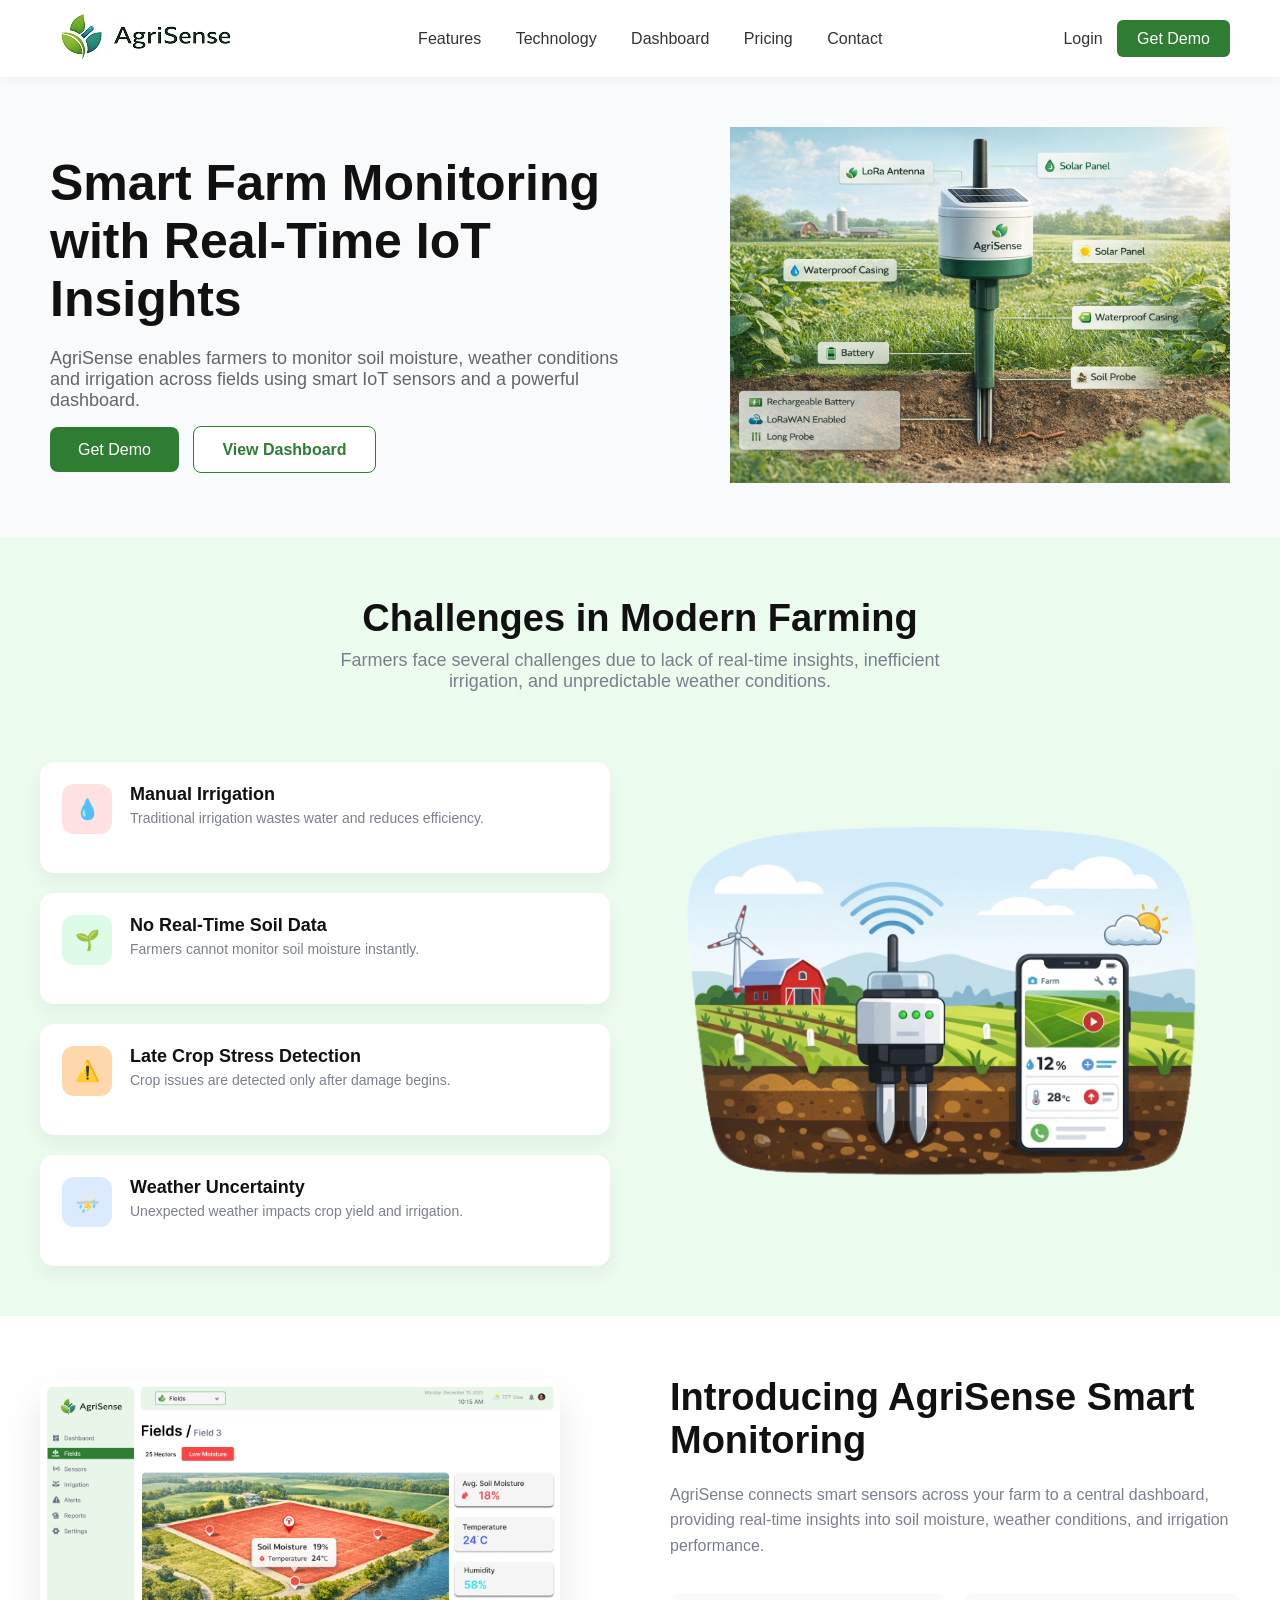
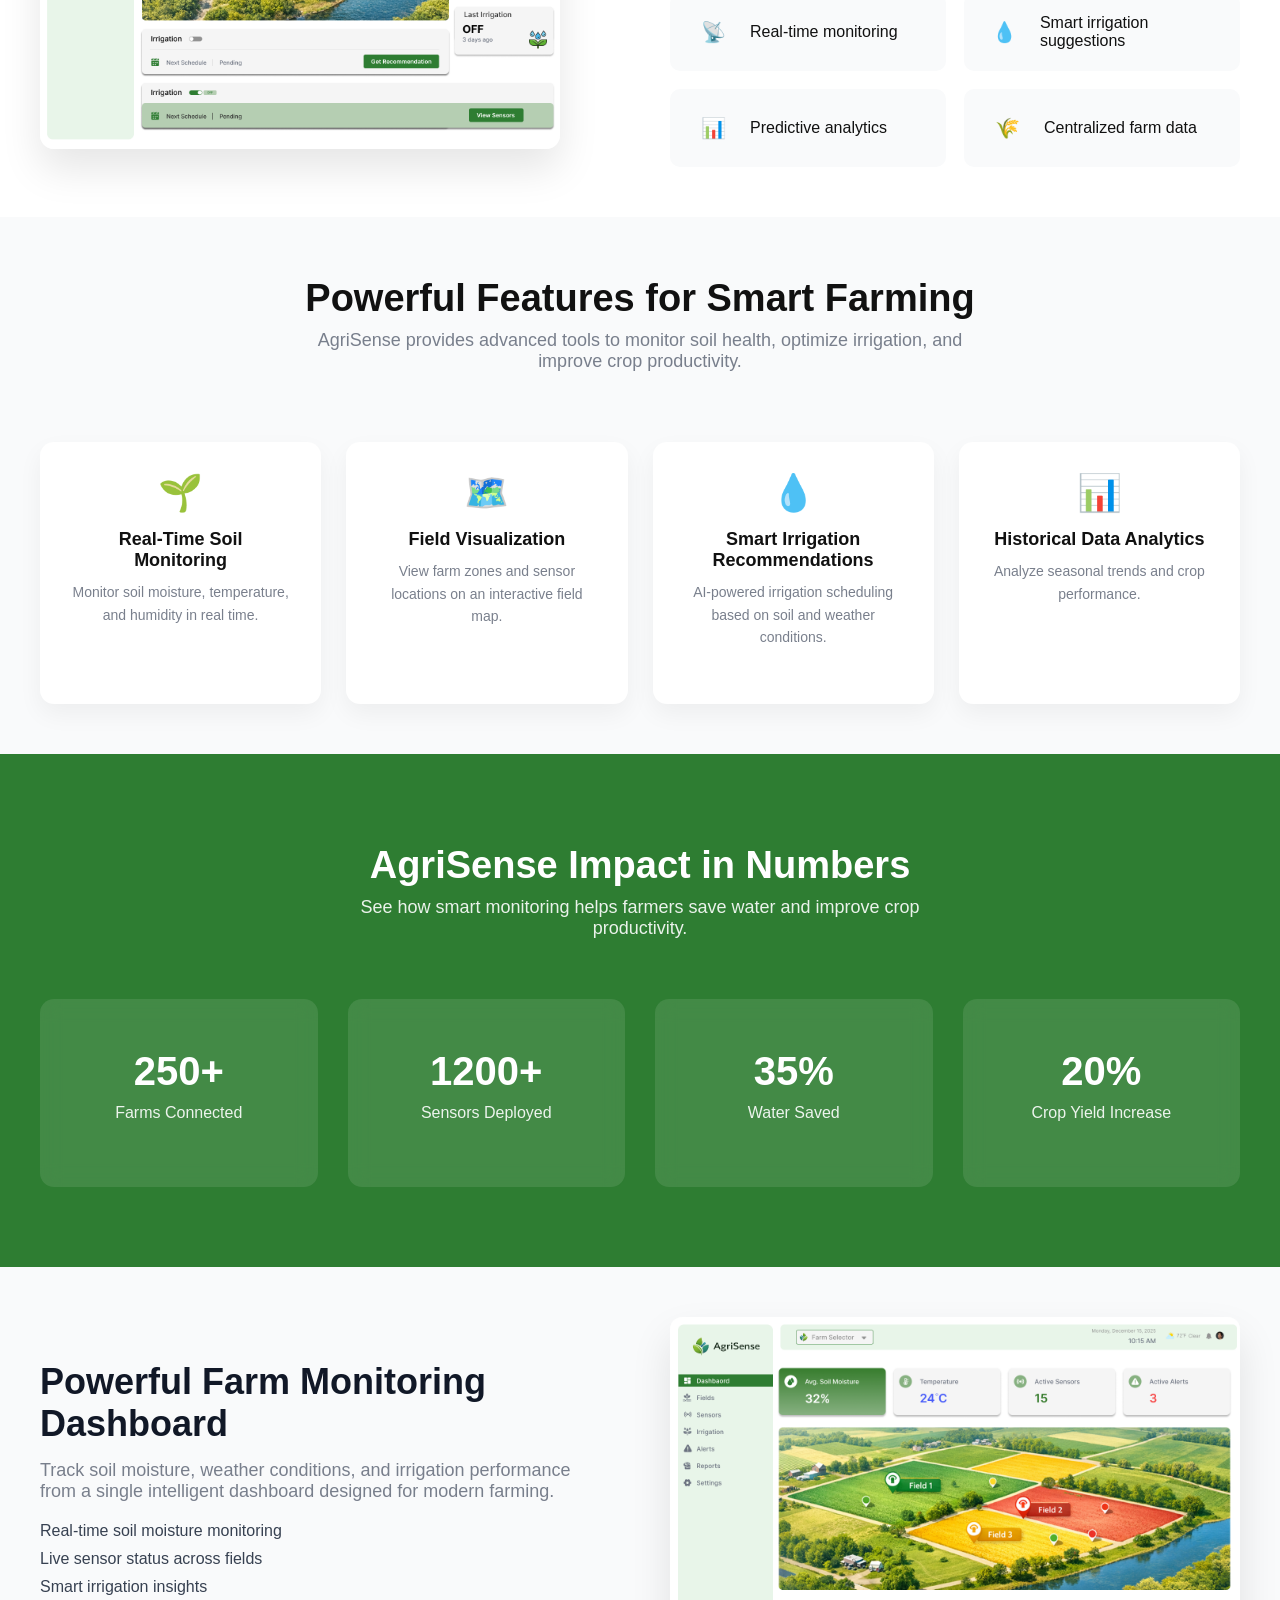
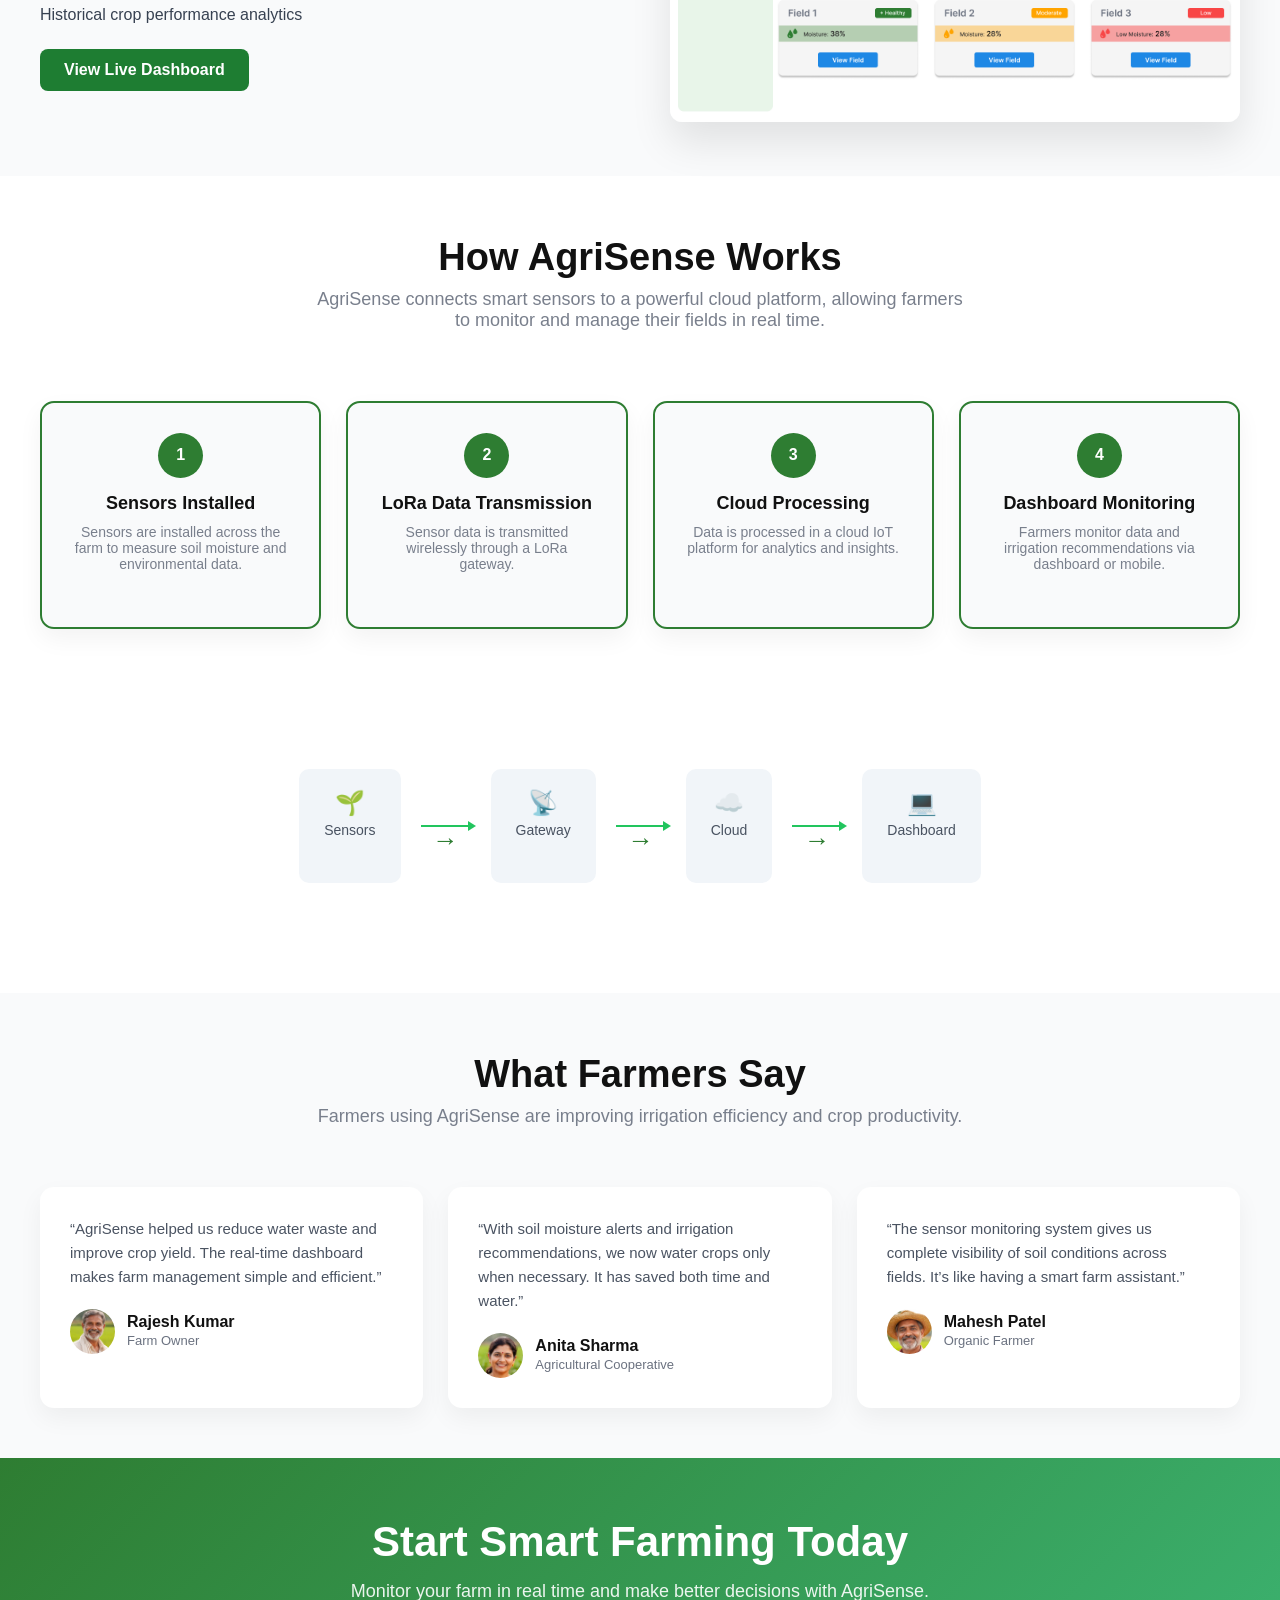
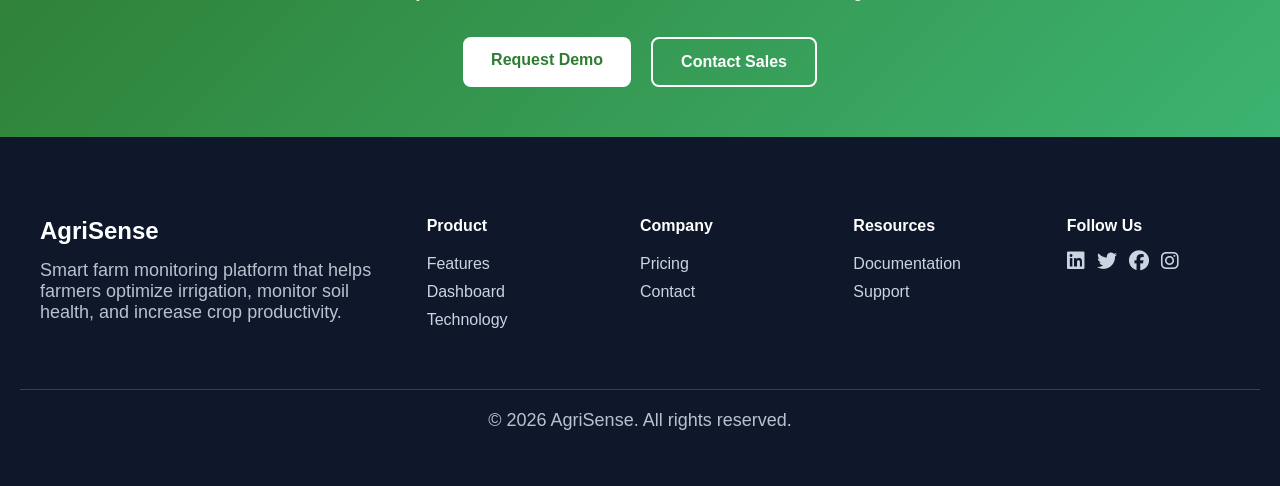
<file: index.html>
<!DOCTYPE html>
<html lang="en">

<head>
    <meta charset="UTF-8">
    <title>AgriSense</title>
    <link rel="stylesheet" href="assets/css/style.css">
    <link rel="stylesheet" href="https://cdnjs.cloudflare.com/ajax/libs/font-awesome/6.5.0/css/all.min.css">
</head>

<body>

    <!-- Navbar -->
    <header class="navbar">
        <div class="logo">
            <a href="/"><img src="assets/images/logo.png" alt=""></a>
        </div>
        <nav>
            <a href="#features">Features</a>
            <a href="technology.html">Technology</a>
            <a href="#dashboard">Dashboard</a>
            <a href="pricing.html">Pricing</a>
            <a href="contact.html">Contact</a>
        </nav>
        <div class="nav-btns">
            <a href="login.html" class="login">Login</a>
            <a href="javascript:void(0)" class="demo" onclick="openModal()">Get Demo</a>
        </div>
    </header>


    <!-- Hero -->
    <section class="hero">
        <div class="hero-left">
            <h1>Smart Farm Monitoring with Real-Time IoT Insights</h1>
            <p>
                AgriSense enables farmers to monitor soil moisture,
                weather conditions and irrigation across fields
                using smart IoT sensors and a powerful dashboard.
            </p>
            <div class="hero-buttons">
                <a href="javascript:void(0)" onclick="openModal()" class="primary">Get Demo</a>
                <a href="login.html" class="secondary">View Dashboard</a>
            </div>
        </div>
        <div class="hero-right">
            <img src="assets/images/Hardware-3d-model.png" alt="dashboard">
        </div>

    </section>
    <!-- problem challenges -->
    <section class="problem-section">
        <div class="container">
            <div class="section-header">
                <h2>Challenges in Modern Farming</h2>
                <p>
                    Farmers face several challenges due to lack of real-time insights,
                    inefficient irrigation, and unpredictable weather conditions.
                </p>
            </div>
            <div class="problem-grid">
                <!-- LEFT SIDE -->
                <div class="problem-cards">
                    <div class="problem-card">
                        <div class="icon red">💧</div>
                        <div>
                            <h3>Manual Irrigation</h3>
                            <p>Traditional irrigation wastes water and reduces efficiency.</p>
                        </div>
                    </div>
                    <div class="problem-card">
                        <div class="icon green">🌱</div>
                        <div>
                            <h3>No Real-Time Soil Data</h3>
                            <p>Farmers cannot monitor soil moisture instantly.</p>
                        </div>
                    </div>
                    <div class="problem-card">
                        <div class="icon orange">⚠️</div>
                        <div>
                            <h3>Late Crop Stress Detection</h3>
                            <p>Crop issues are detected only after damage begins.</p>
                        </div>
                    </div>
                    <div class="problem-card">
                        <div class="icon blue">⛈️</div>
                        <div>
                            <h3>Weather Uncertainty</h3>
                            <p>Unexpected weather impacts crop yield and irrigation.</p>
                        </div>
                    </div>
                </div>

                <!-- RIGHT SIDE IMAGE -->
                <div class="problem-image">
                    <img src="assets/images/farm-sensor.png" alt="Farm Sensor">
                </div>
            </div>

        </div>
    </section>
    <!-- solution section -->
    <section class="solution-section">
        <div class="container">
            <div class="solution-grid">
                <!-- LEFT CONTENT -->
                <div class="solution-image">
                    <img src="assets/images/Field-detail.png" alt="AgriSense Dashboard">
                </div>
                <!-- RIGHT IMAGE -->
                <div class="solution-content">
                    <h2>Introducing AgriSense Smart Monitoring</h2>
                    <p>
                        AgriSense connects smart sensors across your farm to a central dashboard,
                        providing real-time insights into soil moisture, weather conditions,
                        and irrigation performance.
                    </p>
                    <div class="solution-highlights">
                        <div class="highlight">
                            <span class="icon">📡</span>
                            Real-time monitoring
                        </div>
                        <div class="highlight">
                            <span class="icon">💧</span>
                            Smart irrigation suggestions
                        </div>
                        <div class="highlight">
                            <span class="icon">📊</span>
                            Predictive analytics
                        </div>

                        <div class="highlight">
                            <span class="icon">🌾</span>
                            Centralized farm data
                        </div>
                    </div>
                </div>
            </div>
        </div>
    </section>

    <!-- features -->
    <section class="features-section" id="features">
        <div class="container">
            <div class="section-header">
                <h2>Powerful Features for Smart Farming</h2>
                <p>
                    AgriSense provides advanced tools to monitor soil health,
                    optimize irrigation, and improve crop productivity.
                </p>
            </div>
            <div class="features-grid">
                <div class="feature-card">
                    <div class="feature-icon">🌱</div>
                    <h3>Real-Time Soil Monitoring</h3>
                    <p>
                        Monitor soil moisture, temperature, and humidity in real time.
                    </p>
                </div>
                <div class="feature-card">
                    <div class="feature-icon">🗺️</div>
                    <h3>Field Visualization</h3>
                    <p>
                        View farm zones and sensor locations on an interactive field map.
                    </p>
                </div>
                <div class="feature-card">
                    <div class="feature-icon">💧</div>
                    <h3>Smart Irrigation Recommendations</h3>
                    <p>
                        AI-powered irrigation scheduling based on soil and weather conditions.
                    </p>
                </div>
                <div class="feature-card">
                    <div class="feature-icon">📊</div>
                    <h3>Historical Data Analytics</h3>
                    <p>
                        Analyze seasonal trends and crop performance.
                    </p>
                </div>

            </div>

        </div>

    </section>

    <!-- Stats -->
    <section class="stats-section">
        <div class="container">
            <div class="stats-header">
                <h2>AgriSense Impact in Numbers</h2>
                <p>See how smart monitoring helps farmers save water and improve crop productivity.</p>
            </div>
            <div class="stats-grid">
                <div class="stat-card">
                    <h2>250+</h2>
                    <p>Farms Connected</p>
                </div>
                <div class="stat-card">
                    <h2>1200+</h2>
                    <p>Sensors Deployed</p>
                </div>
                <div class="stat-card">
                    <h2>35%</h2>
                    <p>Water Saved</p>
                </div>
                <div class="stat-card">
                    <h2>20%</h2>
                    <p>Crop Yield Increase</p>
                </div>
            </div>
        </div>
    </section>

    <!-- dashboaard perview -->
    <section class="dashboard-preview" id="dashboard">
        <div class="container">
            <div class="dashboard-content">
                <div class="dashboard-text">
                    <h2>Powerful Farm Monitoring Dashboard</h2>
                    <p>
                        Track soil moisture, weather conditions, and irrigation performance
                        from a single intelligent dashboard designed for modern farming.
                    </p>
                    <ul class="dashboard-features">
                        <li>Real-time soil moisture monitoring</li>
                        <li>Live sensor status across fields</li>
                        <li>Smart irrigation insights</li>
                        <li>Historical crop performance analytics</li>
                    </ul>
                    <a href="login.html" class="btn-demo">View Live Dashboard</a>
                </div>
                <div class="dashboard-image">
                    <img src="assets/images/Dashboard.png" alt="AgriSense Dashboard">
                </div>

            </div>

        </div>

    </section>

    <!-- how it works -->
    <section class="how-section">
        <div class="container">
            <div class="section-header">
                <h2>How AgriSense Works</h2>
                <p>
                    AgriSense connects smart sensors to a powerful cloud platform,
                    allowing farmers to monitor and manage their fields in real time.
                </p>
            </div>
            <!-- Steps -->
            <div class="steps-grid">
                <div class="step-card">
                    <div class="step-number">1</div>
                    <h3>Sensors Installed</h3>
                    <p>Sensors are installed across the farm to measure soil moisture and environmental data.</p>
                </div>
                <div class="step-card">
                    <div class="step-number">2</div>
                    <h3>LoRa Data Transmission</h3>
                    <p>Sensor data is transmitted wirelessly through a LoRa gateway.</p>
                </div>
                <div class="step-card">
                    <div class="step-number">3</div>
                    <h3>Cloud Processing</h3>
                    <p>Data is processed in a cloud IoT platform for analytics and insights.</p>
                </div>
                <div class="step-card">
                    <div class="step-number">4</div>
                    <h3>Dashboard Monitoring</h3>
                    <p>Farmers monitor data and irrigation recommendations via dashboard or mobile.</p>
                </div>
            </div>
            <!-- Architecture Flow -->
            <div class="architecture" style="background: none;">
                <div class="arch-item">
                    🌱
                    <p>Sensors</p>
                </div>
                <div class="arrow">→</div>

                <div class="arch-item">
                    📡
                    <p>Gateway</p>
                </div>
                <div class="arrow">→</div>
                <div class="arch-item">
                    ☁️
                    <p>Cloud</p>
                </div>
                <div class="arrow">→</div>
                <div class="arch-item">
                    💻
                    <p>Dashboard</p>
                </div>
            </div>
        </div>
    </section>

    <!-- Impact -->
    <!-- Testimonial -->
    <section class="testimonial-section">
        <div class="container">
            <div class="testimonial-header">
                <h2>What Farmers Say</h2>
                <p>Farmers using AgriSense are improving irrigation efficiency and crop productivity.</p>
            </div>
            <div class="testimonial-grid">
                <!-- Farmer 1 -->
                <div class="testimonial-card">
                    <p class="quote">
                        “AgriSense helped us reduce water waste and improve crop yield.
                        The real-time dashboard makes farm management simple and efficient.”
                    </p>

                    <div class="farmer-info">
                        <img src="assets/images/farmer-1.jpg" alt="Farmer">
                        <div>
                            <h4>Rajesh Kumar</h4>
                            <span>Farm Owner</span>
                        </div>
                    </div>
                </div>
                <!-- Farmer 2 -->
                <div class="testimonial-card">
                    <p class="quote">
                        “With soil moisture alerts and irrigation recommendations,
                        we now water crops only when necessary. It has saved both time and water.”
                    </p>

                    <div class="farmer-info">
                        <img src="assets/images/farmer-2.jpg" alt="Farmer">
                        <div>
                            <h4>Anita Sharma</h4>
                            <span>Agricultural Cooperative</span>
                        </div>
                    </div>
                </div>
                <!-- Farmer 3 -->
                <div class="testimonial-card">
                    <p class="quote">
                        “The sensor monitoring system gives us complete visibility
                        of soil conditions across fields. It’s like having a smart farm assistant.”
                    </p>
                    <div class="farmer-info">
                        <img src="assets/images/farmer-3.jpg" alt="Farmer">
                        <div>
                            <h4>Mahesh Patel</h4>
                            <span>Organic Farmer</span>
                        </div>
                    </div>
                </div>
            </div>
        </div>
    </section>


    <!-- CTA -->
    <section class="cta-section">
        <div class="cta-container">
            <h2>Start Smart Farming Today</h2>
            <p>
                Monitor your farm in real time and make better decisions with AgriSense.
            </p>
            <div class="cta-buttons">
                <a href="javascript:void(0)" onclick="openModal()" class="btn-primary">Request Demo</a>
                <a href="contact.html" class="btn-secondary">Contact Sales</a>
            </div>
        </div>
    </section>
    <!-- Footer -->
    <footer class="footer">

        <div class="footer-container">

            <!-- Logo + About -->
            <div class="footer-col">
                <h3 class="footer-logo">AgriSense</h3>
                <p>
                    Smart farm monitoring platform that helps farmers optimize irrigation,
                    monitor soil health, and increase crop productivity.
                </p>
            </div>

            <!-- Product -->
            <div class="footer-col">
                <h4>Product</h4>
                <ul>
                    <li><a href="#features">Features</a></li>
                    <li><a href="#dashboard">Dashboard</a></li>
                    <li><a href="technology.html">Technology</a></li>
                </ul>
            </div>

            <!-- Company -->
            <div class="footer-col">
                <h4>Company</h4>
                <ul>
                    <li><a href="pricing.html">Pricing</a></li>
                    <li><a href="contact.html">Contact</a></li>
                </ul>
            </div>

            <!-- Resources -->
            <div class="footer-col">
                <h4>Resources</h4>
                <ul>
                    <li><a href="/">Documentation</a></li>
                    <li><a href="contact.html">Support</a></li>
                </ul>
            </div>
            <!-- Social -->
            <div class="footer-col">
                <h4>Follow Us</h4>
                <div class="social-icons">
                    <a href="contact.html"><i class="fab fa-linkedin"></i></a>
                    <a href="contact.html"><i class="fab fa-twitter"></i></a>
                    <a href="contact.html"><i class="fab fa-facebook"></i></a>
                    <a href="contact.html"><i class="fab fa-instagram"></i></a>
                </div>
            </div>
        </div>

        <div class="footer-bottom">
            <p>© 2026 AgriSense. All rights reserved.</p>
        </div>

    </footer>
    <div class="modal" id="demoModal">

        <div class="modal-content" id="modalBox">

            <span class="close" onclick="closeModal()">&times;</span>

            <h2>Request a Demo</h2>
            <p>See how AgriSense can transform your farm.</p>

            <form id="demoForm">

                <input type="text" id="name" placeholder="Full Name" required>
                <input type="email" id="email" placeholder="Email Address" required>
                <input type="text" id="farm" maxlength="10" placeholder="Farm Size" required>

                <p class="error" id="formError"></p>

                <button type="submit">Submit Request</button>

            </form>

        </div>

    </div>
    <script>
        const modal = document.getElementById("demoModal");
        const form = document.getElementById("demoForm");
        const error = document.getElementById("formError");
        const box = document.getElementById("modalBox");

        function openModal() {
            document.getElementById("demoModal").style.display = "flex";
        }

        function closeModal() {
            document.getElementById("demoModal").style.display = "none";
        }

        /* close outside */
        window.onclick = function (e) {
            const modal = document.getElementById("demoModal");
            if (e.target === modal) {
                modal.style.display = "none";
            }
        }

        /* FORM VALIDATION */
        form.addEventListener("submit", function (e) {
            e.preventDefault();

            const name = document.getElementById("name").value;
            const email = document.getElementById("email").value;

            if (name === "" || email === "") {
                error.innerText = "Please fill all required fields";

                box.classList.add("shake");
                setTimeout(() => box.classList.remove("shake"), 300);
            } else {
                error.classList.add("success");
                error.innerText = "✅ Request submitted successfully!";

                form.reset();
            }
        });

        window.addEventListener("scroll", function () {
            const nav = document.querySelector(".navbar");

            if (window.scrollY > 50) {
                nav.style.background = "#ffffff";
            } else {
                nav.style.background = "#ffffff";
            }
        });
         document.getElementById("farm").addEventListener("input", function () {
            this.value = this.value.replace(/[^0-9]/g, "");
        });
    </script>

</body>

</html>
</file>
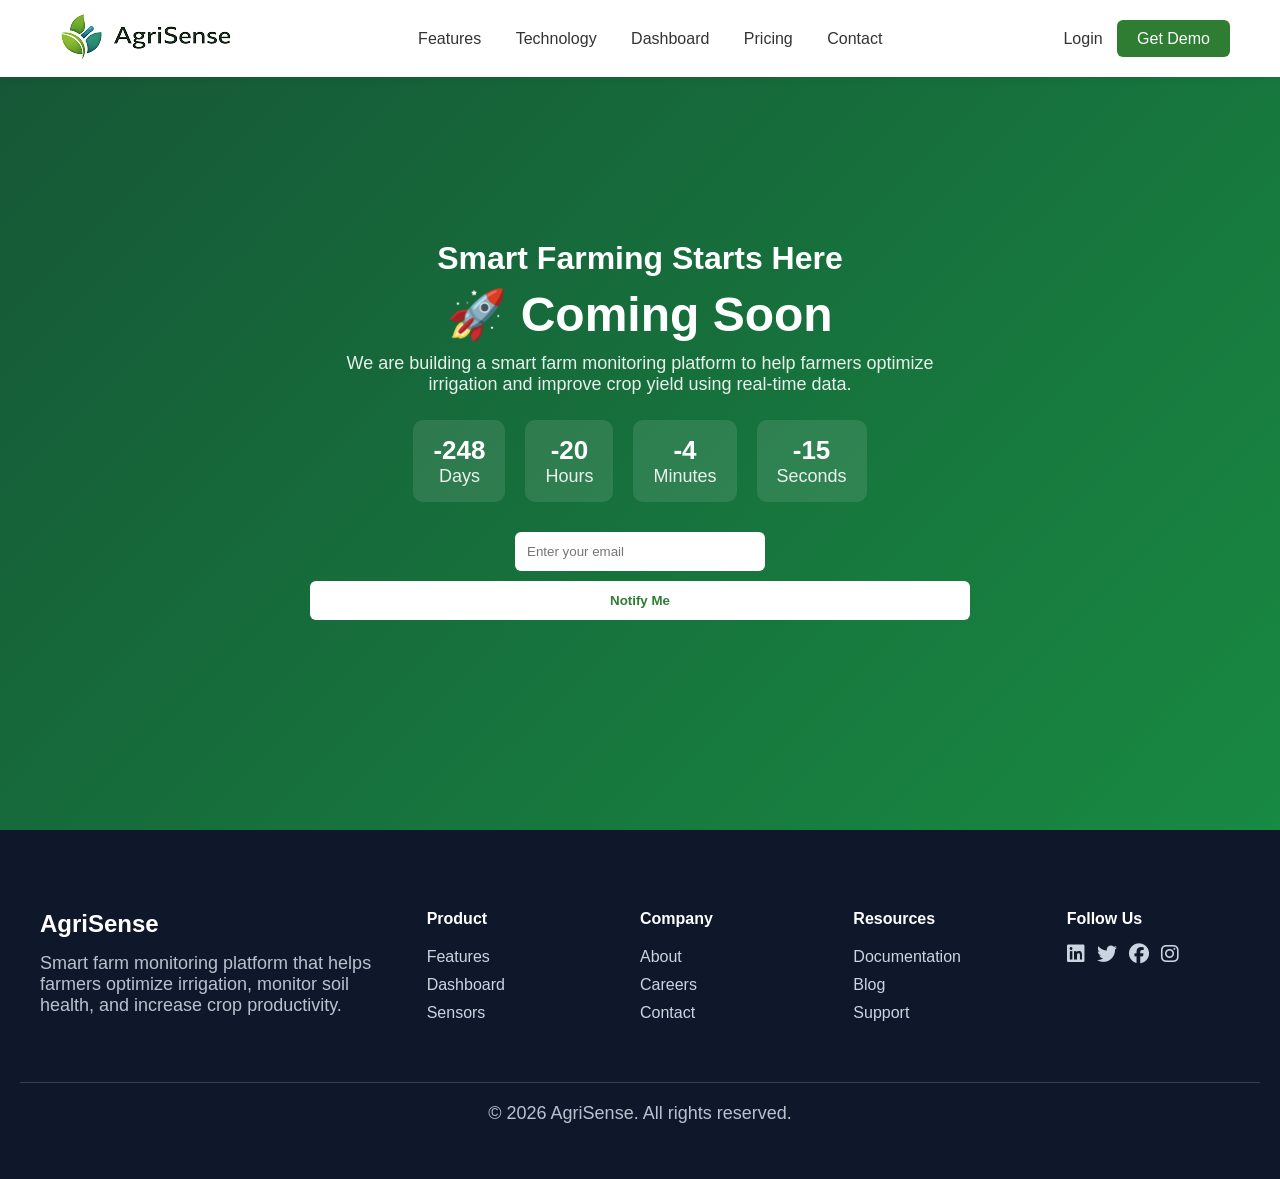
<file: comming-soon.html>
<!DOCTYPE html>
<html lang="en">

<head>
    <meta charset="UTF-8">
    <title>AgriSense</title>
    <link rel="stylesheet" href="assets/css/style.css">
    <link rel="stylesheet" href="https://cdnjs.cloudflare.com/ajax/libs/font-awesome/6.5.0/css/all.min.css">
</head>

<body>
    <!-- Navbar -->
    <header class="navbar">
        <div class="logo">
            <a href="/"><img src="assets/images/logo.png" alt=""></a>
        </div>
        <nav>
            <a href="index.html#features">Features</a>
            <a href="comming-soon.html">Technology</a>
            <a href="index.html#dashboard">Dashboard</a>
            <a href="comming-soon.html">Pricing</a>
            <a href="comming-soon.html">Contact</a>
        </nav>
        <div class="nav-btns">
            <a href="javascript:void(0)" class="login">Login</a>
            <a href="javascript:void(0)" class="demo">Get Demo</a>
        </div>
    </header>

    <!-- comming soon section -->
    <section class="coming-soon">

        <div class="overlay"></div>

        <div class="content">

            <h1>Smart Farming Starts Here</h1>

            <h2>🚀 Coming Soon</h2>

            <p>
                We are building a smart farm monitoring platform to help farmers
                optimize irrigation and improve crop yield using real-time data.
            </p>

            <div class="countdown">
                <div><span id="days">00</span>
                    <p>Days</p>
                </div>
                <div><span id="hours">00</span>
                    <p>Hours</p>
                </div>
                <div><span id="minutes">00</span>
                    <p>Minutes</p>
                </div>
                <div><span id="seconds">00</span>
                    <p>Seconds</p>
                </div>
            </div>

            <form class="subscribe">
                <input type="email" placeholder="Enter your email" required>
                <button>Notify Me</button>
            </form>

        </div>

    </section>
    <footer class="footer">

        <div class="footer-container">

            <!-- Logo + About -->
            <div class="footer-col">
                <h3 class="footer-logo">AgriSense</h3>
                <p>
                    Smart farm monitoring platform that helps farmers optimize irrigation,
                    monitor soil health, and increase crop productivity.
                </p>
            </div>

            <!-- Product -->
            <div class="footer-col">
                <h4>Product</h4>
                <ul>
                    <li><a href="#features">Features</a></li>
                    <li><a href="#dashboard">Dashboard</a></li>
                    <li><a href="comming-soon.html">Sensors</a></li>
                </ul>
            </div>

            <!-- Company -->
            <div class="footer-col">
                <h4>Company</h4>
                <ul>
                    <li><a href="comming-soon.html">About</a></li>
                    <li><a href="comming-soon.html">Careers</a></li>
                    <li><a href="comming-soon.html">Contact</a></li>
                </ul>
            </div>

            <!-- Resources -->
            <div class="footer-col">
                <h4>Resources</h4>
                <ul>
                    <li><a href="comming-soon.html">Documentation</a></li>
                    <li><a href="comming-soon.html">Blog</a></li>
                    <li><a href="comming-soon.html">Support</a></li>
                </ul>
            </div>
            <!-- Social -->
            <div class="footer-col">
                <h4>Follow Us</h4>
                <div class="social-icons">
                    <a href="#"><i class="fab fa-linkedin"></i></a>
                    <a href="#"><i class="fab fa-twitter"></i></a>
                    <a href="#"><i class="fab fa-facebook"></i></a>
                    <a href="#"><i class="fab fa-instagram"></i></a>
                </div>
            </div>
        </div>

        <div class="footer-bottom">
            <p>© 2026 AgriSense. All rights reserved.</p>
        </div>

    </footer>
    <script>
        const launchDate = new Date("2026-04-01T00:00:00").getTime();

        const timer = setInterval(() => {

            const now = new Date().getTime();
            const distance = launchDate - now;

            const days = Math.floor(distance / (1000 * 60 * 60 * 24));
            const hours = Math.floor((distance % (1000 * 60 * 60 * 24)) / (1000 * 60 * 60));
            const minutes = Math.floor((distance % (1000 * 60 * 60)) / (1000 * 60));
            const seconds = Math.floor((distance % (1000 * 60)) / 1000);

            document.getElementById("days").innerText = days;
            document.getElementById("hours").innerText = hours;
            document.getElementById("minutes").innerText = minutes;
            document.getElementById("seconds").innerText = seconds;

        }, 1000);
    </script>
</body>

</html>
</file>
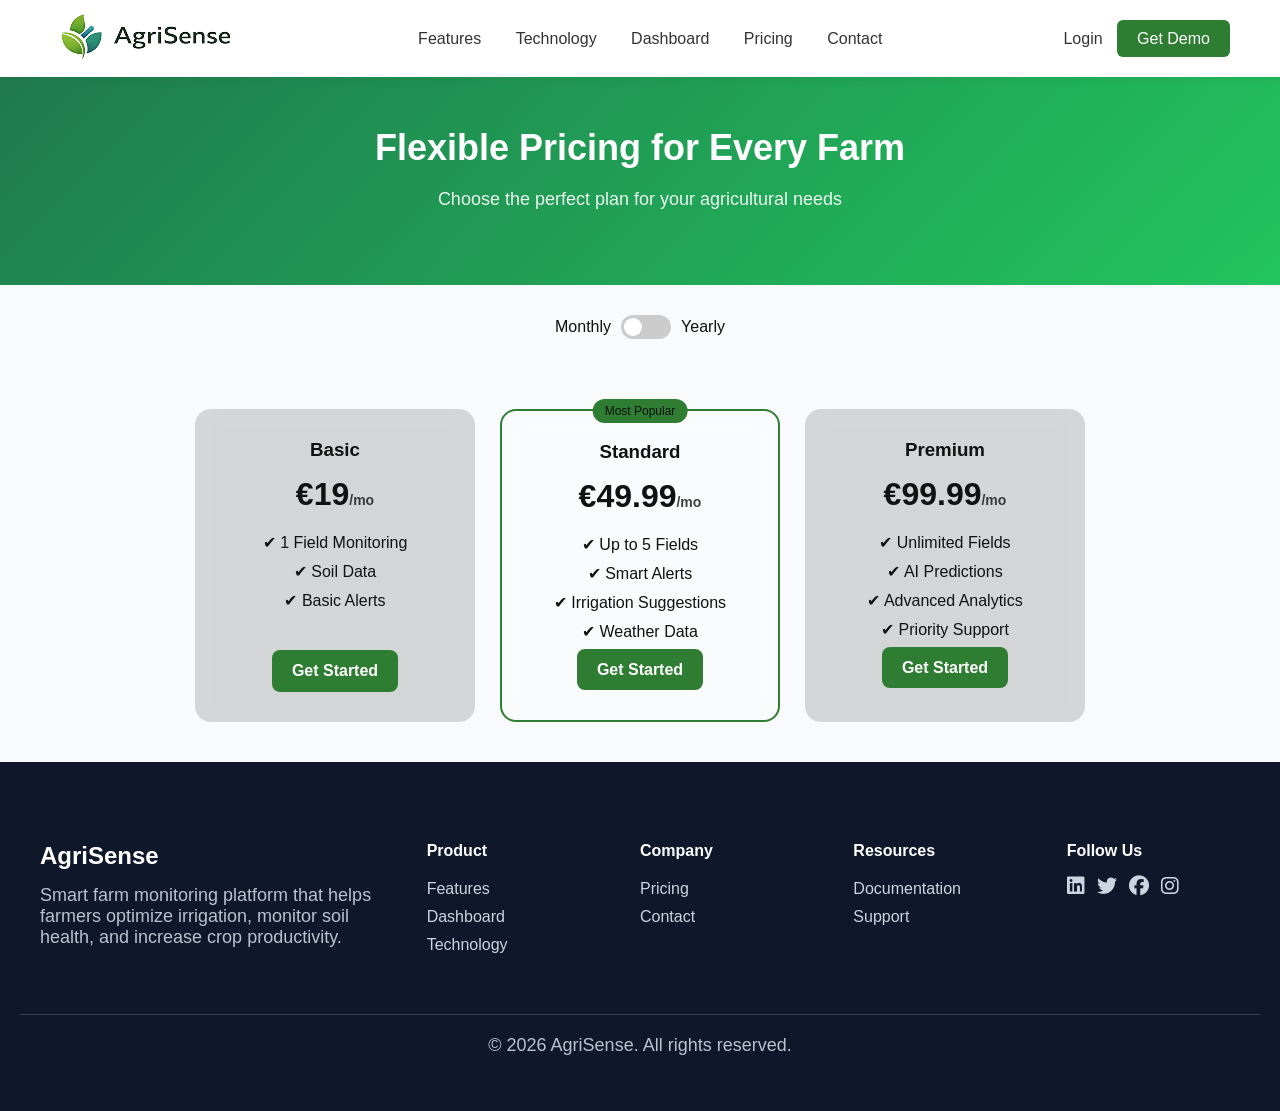
<file: pricing.html>
<!DOCTYPE html>
<html lang="en">

<head>
    <meta charset="UTF-8">
    <title>AgriSense</title>
    <link rel="stylesheet" href="assets/css/style.css">
    <link rel="stylesheet" href="https://cdnjs.cloudflare.com/ajax/libs/font-awesome/6.5.0/css/all.min.css">
</head>

<body>

    <!-- Navbar -->
    <header class="navbar">
        <div class="logo">
            <a href="/"><img src="assets/images/logo.png" alt=""></a>
        </div>
        <nav>
            <a href="/#features">Features</a>
            <a href="technology.html">Technology</a>
            <a href="/#dashboard">Dashboard</a>
            <a href="pricing.html">Pricing</a>
            <a href="contact.html">Contact</a>
        </nav>
        <div class="nav-btns">
            <a href="login.html" class="login">Login</a>
            <a href="javascript:void(0)" class="demo" onclick="openModal()">Get Demo</a>
        </div>
    </header>


    <section class="banner">
        <h1>Flexible Pricing for Every Farm</h1>
        <p>Choose the perfect plan for your agricultural needs</p>
    </section>

    <!-- TOGGLE -->
    <div class="toggle">
        <span>Monthly</span>
        <label class="switch">
            <input type="checkbox" id="pricingToggle">
            <span class="slider"></span>
        </label>
        <span>Yearly</span>
    </div>

    <!-- PRICING -->
    <section class="pricing">

        <div class="card">
            <h3>Basic</h3>
            <h2 class="price" data-month="19.99" data-year="199">€19<span>/mo</span></h2>

            <ul>
                <li>✔ 1 Field Monitoring</li>
                <li>✔ Soil Data</li>
                <li>✔ Basic Alerts</li>
            </ul>

            <a href="contact.html" style="margin-top: 20px; display: inline-block;">Get Started</a>
        </div>

        <div class="card popular">
            <div class="badge">Most Popular</div>
            <h3>Standard</h3>
            <h2 class="price" data-month="49.99" data-year="499">€49.99<span>/mo</span></h2>

            <ul>
                <li>✔ Up to 5 Fields</li>
                <li>✔ Smart Alerts</li>
                <li>✔ Irrigation Suggestions</li>
                <li>✔ Weather Data</li>
            </ul>

            <a href="contact.html">Get Started</a>
        </div>

        <div class="card">
            <h3>Premium</h3>
            <h2 class="price" data-month="99.99" data-year="999">€99.99<span>/mo</span></h2>

            <ul>
                <li>✔ Unlimited Fields</li>
                <li>✔ AI Predictions</li>
                <li>✔ Advanced Analytics</li>
                <li>✔ Priority Support</li>
            </ul>

            <a href="contact.html">Get Started</a>
        </div>

    </section>
    <!-- Footer -->
    <footer class="footer">

        <div class="footer-container">

            <!-- Logo + About -->
            <div class="footer-col">
                <h3 class="footer-logo">AgriSense</h3>
                <p>
                    Smart farm monitoring platform that helps farmers optimize irrigation,
                    monitor soil health, and increase crop productivity.
                </p>
            </div>

            <!-- Product -->
            <div class="footer-col">
                <h4>Product</h4>
                <ul>
                    <li><a href="/#features">Features</a></li>
                    <li><a href="/#dashboard">Dashboard</a></li>
                    <li><a href="technology.html">Technology</a></li>
                </ul>
            </div>

            <!-- Company -->
            <div class="footer-col">
                <h4>Company</h4>
                <ul>
                    <li><a href="pricing.html">Pricing</a></li>
                    <!-- <li><a href="comming-soon.html">Careers</a></li> -->
                    <li><a href="contact.html">Contact</a></li>
                </ul>
            </div>

            <!-- Resources -->
            <div class="footer-col">
                <h4>Resources</h4>
                <ul>
                    <li><a href="/">Documentation</a></li>
                    <!-- <li><a href="comming-soon.html">Blog</a></li> -->
                    <li><a href="contact.html">Support</a></li>
                </ul>
            </div>
            <!-- Social -->
            <div class="footer-col">
                <h4>Follow Us</h4>
                <div class="social-icons">
                    <a href="contact.html"><i class="fab fa-linkedin"></i></a>
                    <a href="contact.html"><i class="fab fa-twitter"></i></a>
                    <a href="contact.html"><i class="fab fa-facebook"></i></a>
                    <a href="contact.html"><i class="fab fa-instagram"></i></a>
                </div>
            </div>
        </div>

        <div class="footer-bottom">
            <p>© 2026 AgriSense. All rights reserved.</p>
        </div>

    </footer>
    <div class="modal" id="demoModal">

        <div class="modal-content" id="modalBox">

            <span class="close" onclick="closeModal()">&times;</span>

            <h2>Request a Demo</h2>
            <p>See how AgriSense can transform your farm.</p>

            <form id="demoForm">

                <input type="text" id="name" placeholder="Full Name" required>
                <input type="email" id="email" placeholder="Email Address" required>
                <input type="text" id="farm" maxlength="10" placeholder="Farm Size" required>

                <p class="error" id="formError"></p>

                <button type="submit">Submit Request</button>

            </form>

        </div>

    </div>
    <script>
        const toggle = document.getElementById("pricingToggle");
        const prices = document.querySelectorAll(".price");

        toggle.addEventListener("change", () => {
            prices.forEach(price => {
                const monthly = price.getAttribute("data-month");
                const yearly = price.getAttribute("data-year");

                if (toggle.checked) {
                    price.innerHTML = `€${yearly}<span>/yr</span>`;
                } else {
                    price.innerHTML = `€${monthly}<span>/mo</span>`;
                }
            });
        });

        const modal = document.getElementById("demoModal");
        const form = document.getElementById("demoForm");
        const error = document.getElementById("formError");
        const box = document.getElementById("modalBox");

        function openModal() {
            document.getElementById("demoModal").style.display = "flex";
        }

        function closeModal() {
            document.getElementById("demoModal").style.display = "none";
        }

        /* close outside */
        window.onclick = function (e) {
            const modal = document.getElementById("demoModal");
            if (e.target === modal) {
                modal.style.display = "none";
            }
        }

        /* FORM VALIDATION */
        form.addEventListener("submit", function (e) {
            e.preventDefault();

            const name = document.getElementById("name").value;
            const email = document.getElementById("email").value;

            if (name === "" || email === "") {
                error.innerText = "Please fill all required fields";

                box.classList.add("shake");
                setTimeout(() => box.classList.remove("shake"), 300);
            } else {
                error.classList.add("success");
                error.innerText = "✅ Request submitted successfully!";

                form.reset();
            }
        });
        document.getElementById("farm").addEventListener("input", function () {
            this.value = this.value.replace(/[^0-9]/g, "");
        });
    </script>
</body>

</html>
</file>
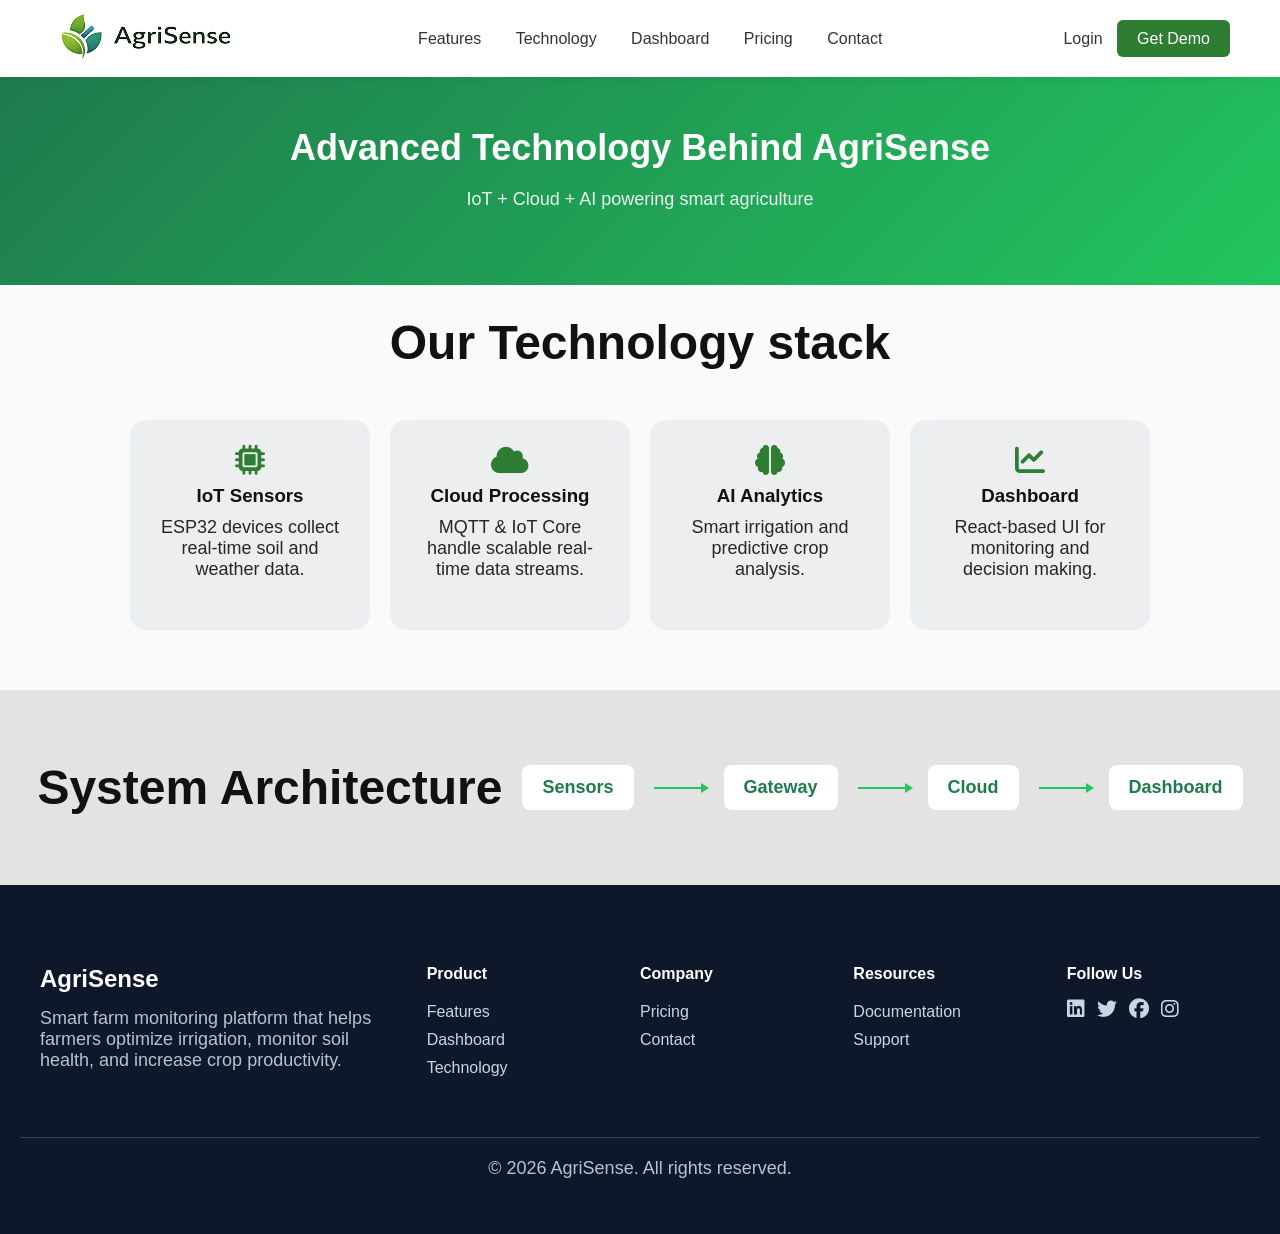
<file: technology.html>
<!DOCTYPE html>
<html lang="en">

<head>
    <meta charset="UTF-8">
    <title>AgriSense</title>
    <link rel="stylesheet" href="assets/css/style.css">
    <link rel="stylesheet" href="https://cdnjs.cloudflare.com/ajax/libs/font-awesome/6.5.0/css/all.min.css">
</head>

<body>

    <!-- Navbar -->
    <header class="navbar">
        <div class="logo">
            <a href="/"><img src="assets/images/logo.png" alt=""></a>
        </div>
        <nav>
            <a href="/#features">Features</a>
            <a href="technology.html">Technology</a>
            <a href="/#dashboard">Dashboard</a>
            <a href="pricing.html">Pricing</a>
            <a href="contact.html">Contact</a>
        </nav>
        <div class="nav-btns">
            <a href="login.html" class="login">Login</a>
            <a href="javascript:void(0)" class="demo" onclick="openModal()">Get Demo</a>
        </div>
    </header>


    <!-- Hero -->
    <!-- Hero -->
    <section class="banner">
        <h1>Advanced Technology Behind AgriSense</h1>
        <p>IoT + Cloud + AI powering smart agriculture</p>
    </section>

    <!-- GLASS CARDS -->
    <section class="tech">
        <h2>Our Technology stack</h2>
        <div class="gird">
            <div class="card">
                <i class="fas fa-microchip"></i>
                <h3>IoT Sensors</h3>
                <p>ESP32 devices collect real-time soil and weather data.</p>
            </div>

            <div class="card">
                <i class="fas fa-cloud"></i>
                <h3>Cloud Processing</h3>
                <p>MQTT & IoT Core handle scalable real-time data streams.</p>
            </div>

            <div class="card">
                <i class="fas fa-brain"></i>
                <h3>AI Analytics</h3>
                <p>Smart irrigation and predictive crop analysis.</p>
            </div>

            <div class="card">
                <i class="fas fa-chart-line"></i>
                <h3>Dashboard</h3>
                <p>React-based UI for monitoring and decision making.</p>
            </div>
        </div>
    </section>

    <!-- ARCHITECTURE FLOW -->
    <section class="architecture">

        <h2>System Architecture</h2>

        <div class="flow">

            <div class="node">Sensors</div>
            <div class="arrow"></div>

            <div class="node">Gateway</div>
            <div class="arrow"></div>

            <div class="node">Cloud</div>
            <div class="arrow"></div>

            <div class="node">Dashboard</div>

        </div>

    </section>
    <!-- Footer -->
    <footer class="footer">

        <div class="footer-container">

            <!-- Logo + About -->
            <div class="footer-col">
                <h3 class="footer-logo">AgriSense</h3>
                <p>
                    Smart farm monitoring platform that helps farmers optimize irrigation,
                    monitor soil health, and increase crop productivity.
                </p>
            </div>

            <!-- Product -->
            <div class="footer-col">
                <h4>Product</h4>
                <ul>
                    <li><a href="/#features">Features</a></li>
                    <li><a href="/#dashboard">Dashboard</a></li>
                    <li><a href="technology.html">Technology</a></li>
                </ul>
            </div>

            <!-- Company -->
            <div class="footer-col">
                <h4>Company</h4>
                <ul>
                    <li><a href="pricing.html">Pricing</a></li>
                    <!-- <li><a href="comming-soon.html">Careers</a></li> -->
                    <li><a href="contact.html">Contact</a></li>
                </ul>
            </div>

            <!-- Resources -->
            <div class="footer-col">
                <h4>Resources</h4>
                <ul>
                    <li><a href="/">Documentation</a></li>
                    <!-- <li><a href="comming-soon.html">Blog</a></li> -->
                    <li><a href="contact.html">Support</a></li>
                </ul>
            </div>
            <!-- Social -->
            <div class="footer-col">
                <h4>Follow Us</h4>
                <div class="social-icons">
                    <a href="contact.html"><i class="fab fa-linkedin"></i></a>
                    <a href="contact.html"><i class="fab fa-twitter"></i></a>
                    <a href="contact.html"><i class="fab fa-facebook"></i></a>
                    <a href="contact.html"><i class="fab fa-instagram"></i></a>
                </div>
            </div>
        </div>

        <div class="footer-bottom">
            <p>© 2026 AgriSense. All rights reserved.</p>
        </div>

    </footer>
    <div class="modal" id="demoModal">

        <div class="modal-content" id="modalBox">

            <span class="close" onclick="closeModal()">&times;</span>

            <h2>Request a Demo</h2>
            <p>See how AgriSense can transform your farm.</p>

            <form id="demoForm">

                <input type="text" id="name" placeholder="Full Name" required>
                <input type="email" id="email" placeholder="Email Address" required>
                <input type="text" id="farm" maxlength="10" placeholder="Farm Size" required>

                <p class="error" id="formError"></p>

                <button type="submit">Submit Request</button>

            </form>

        </div>

    </div>
    <script>
        const modal = document.getElementById("demoModal");
        const form = document.getElementById("demoForm");
        const error = document.getElementById("formError");
        const box = document.getElementById("modalBox");

        function openModal() {
            document.getElementById("demoModal").style.display = "flex";
        }

        function closeModal() {
            document.getElementById("demoModal").style.display = "none";
        }

        /* close outside */
        window.onclick = function (e) {
            const modal = document.getElementById("demoModal");
            if (e.target === modal) {
                modal.style.display = "none";
            }
        }

        /* FORM VALIDATION */
        form.addEventListener("submit", function (e) {
            e.preventDefault();

            const name = document.getElementById("name").value;
            const email = document.getElementById("email").value;

            if (name === "" || email === "") {
                error.innerText = "Please fill all required fields";

                box.classList.add("shake");
                setTimeout(() => box.classList.remove("shake"), 300);
            } else {
                error.classList.add("success");
                error.innerText = "✅ Request submitted successfully!";

                form.reset();
            }
        });
         document.getElementById("farm").addEventListener("input", function () {
            this.value = this.value.replace(/[^0-9]/g, "");
        });
    </script>

</body>

</html>
</file>
<file: assets/css/style.css>
* {
    margin: 0;
    padding: 0;
    box-sizing: border-box;
    font-family: Arial;
}

body {
    background: #f8fafc;
    color: #111;
    font-family: sans-serif;
}

a {
    text-decoration: none;

}

/* Navbar */

.navbar {
    position: fixed;
    display: flex;
    justify-content: space-between;
    top: 0;
    align-items: center;
    padding: 5px 50px;
    width: 100%;
    z-index: 1000;
    background: white;
    backdrop-filter: blur(10px);
    box-shadow: 0 2px 10px rgba(0, 0, 0, 0.05);

}

nav a {
    margin: 0 15px;
    text-decoration: none;
    color: #333;
    font-size: 16px;
}

.demo {
    background: #2E7D32;
    color: white;
    border: none;
    padding: 10px 20px;
    border-radius: 6px;
    font-size: 16px;
}

.login {
    border: none;
    background: none;
    margin-right: 10px;
    font-size: 16px;
    color: #333;
}

/* challenges section */

.problem-section {
    padding: 50px 30px;
    background: #c8fccb48;
}

.container {
    max-width: 1200px;
    margin: auto;
}

.section-header {
    text-align: center;
    margin-bottom: 60px;
}

.section-header h2 {
    font-size: 40px;
    margin-bottom: 10px;
}

.section-header p {
    color: #6b7280;
    max-width: 650px;
    margin: auto;
}

/* GRID */

.problem-grid {
    display: grid;
    grid-template-columns: 1fr 1fr;
    gap: 60px;
    align-items: center;
}

/* CARDS */

.problem-cards {
    display: grid;
    gap: 20px;
}

.problem-card {
    display: flex;
    gap: 18px;
    background: white;
    padding: 22px;
    border-radius: 14px;
    box-shadow: 0 8px 20px rgba(0, 0, 0, 0.05);
    transition: 0.3s;
}

.problem-card:hover {
    transform: translateY(-6px);
    box-shadow: 0 12px 30px rgba(0, 0, 0, 0.1);
}

.problem-card h3 {
    margin: 0;
    font-size: 18px;
}

.problem-card p {
    margin-top: 5px;
    color: #6b7280;
    font-size: 14px;
}

/* ICONS */

.icon {
    font-size: 26px;
    width: 50px;
    height: 50px;
    display: flex;
    align-items: center;
    justify-content: center;
    border-radius: 12px;
}

.red {
    background: #fee2e2;
}

.green {
    background: #dcfce7;
}

.orange {
    background: #fed7aa;
}

.blue {
    background: #dbeafe;
}

/* IMAGE */
.problem-image {
    text-align: center;
}

.problem-image img {
    width: 100%;
}

/* RESPONSIVE */

@media(max-width:900px) {
    .problem-grid {
        grid-template-columns: 1fr;
        text-align: center;
    }

    .problem-image {
        order: -1;
    }

    .problem-card {
        text-align: left;
    }

}

/* solution */
.solution-section {
    padding: 50px 20px;
    background: #ffffff;
    font-family: Inter, sans-serif;
}

.container {
    max-width: 1200px;
    margin: auto;
}

.solution-grid {
    display: grid;
    grid-template-columns: 1fr 1fr;
    gap: 60px;
    align-items: center;
}

/* TEXT */

.solution-content h2 {
    font-size: 38px;
    margin-bottom: 20px;
}

.solution-content p {
    color: #6b7280;
    font-size: 16px;
    margin-bottom: 35px;
    line-height: 1.6;
}

/* HIGHLIGHTS */

.solution-highlights {
    display: grid;
    grid-template-columns: 1fr 1fr;
    gap: 18px;
}

.highlight {
    display: flex;
    align-items: center;
    gap: 12px;
    background: #f9fafb;
    padding: 14px 18px;
    border-radius: 10px;
    font-weight: 500;
    transition: 0.3s;
}

.highlight:hover {
    background: #ecfdf5;
    transform: translateY(-3px);
}

/* ICON */

.icon {
    font-size: 20px;
}

/* IMAGE */

.solution-image img {
    width: 100%;
    max-width: 520px;
    border-radius: 14px;
    box-shadow: 0 20px 40px rgba(0, 0, 0, 0.1);
}

/* RESPONSIVE */

@media(max-width:900px) {

    .solution-grid {
        grid-template-columns: 1fr;
        text-align: center;
    }

    .solution-highlights {
        grid-template-columns: 1fr;
    }

}

/* features */

.features-section {
    padding: 50px 20px;
    background: #f9fafb;
    font-family: Inter, sans-serif;
}

.container {
    max-width: 1200px;
    margin: auto;
}

.section-header {
    text-align: center;
    margin-bottom: 60px;
}

.section-header h2 {
    font-size: 38px;
    margin-bottom: 10px;
}

.section-header p {
    color: #6b7280;
    max-width: 650px;
    margin: auto;
}

/* GRID */

.features-grid {
    display: grid;
    grid-template-columns: repeat(4, 1fr);
    gap: 25px;
}

/* CARD */

.feature-card {
    background: white;
    padding: 30px;
    border-radius: 14px;
    text-align: center;
    box-shadow: 0 10px 25px rgba(0, 0, 0, 0.05);
    transition: 0.3s;
}

.feature-card:hover {
    transform: translateY(-8px);
    background: #2E7D32;
    box-shadow: 0 18px 40px rgba(0, 0, 0, 0.1);
}

.feature-icon {
    font-size: 36px;
    margin-bottom: 15px;
}

.feature-card h3 {
    font-size: 18px;
    margin-bottom: 10px;
}

.feature-card p {
    font-size: 14px;
    color: #6b7280;
    line-height: 1.6;
}

.feature-card:hover p {
    color: #ffffff;
}

/* RESPONSIVE */

@media(max-width:1000px) {

    .features-grid {
        grid-template-columns: repeat(2, 1fr);
    }

}

@media(max-width:600px) {

    .features-grid {
        grid-template-columns: 1fr;
    }

}


/* stats */

.stats-section {
    padding: 80px 20px;
    background: #2E7D32;
    color: white;
    font-family: Inter, sans-serif;
}

.container {
    max-width: 1200px;
    margin: auto;
}

.stats-header {
    text-align: center;
    margin-bottom: 60px;
}

.stats-header h2 {
    font-size: 38px;
    margin-bottom: 10px;
}

.stats-header p {
    color: #ffffff;
    max-width: 650px;
    margin: auto;
}

.stats-grid {
    display: grid;
    grid-template-columns: repeat(4, 1fr);
    gap: 30px;
    text-align: center;
}

.stat-card {
    background: rgba(255, 255, 255, 0.1);
    padding: 40px 20px;
    border-radius: 14px;
    backdrop-filter: blur(10px);
    transition: 0.3s;
}

.stat-card:hover {
    transform: translateY(-6px);
    background: rgba(255, 255, 255, 0.2);
}

.stat-card h2 {
    font-size: 40px;
    margin-bottom: 10px;
}

.stat-card p {
    font-size: 16px;
    opacity: 0.9;
}

/* Responsive */

@media(max-width:900px) {

    .stats-grid {
        grid-template-columns: repeat(2, 1fr);
    }

}

@media(max-width:500px) {

    .stats-grid {
        grid-template-columns: 1fr;
    }

}

/* dashboard perview */
.dashboard-preview {
    padding: 50px 20px;
    background: #f9fafb;
    font-family: Inter, sans-serif;
}

.container {
    max-width: 1200px;
    margin: auto;
}

.dashboard-content {
    display: flex;
    align-items: center;
    gap: 60px;
    flex-wrap: wrap;
}

.dashboard-text {
    flex: 1;
}

.dashboard-text h2 {
    font-size: 36px;
    margin-bottom: 15px;
    color: #111827;
}

.dashboard-text p {
    color: #6b7280;
    margin-bottom: 20px;
}

.dashboard-features {
    list-style: none;
    padding: 0;
    margin-bottom: 25px;
}

.dashboard-features li {
    margin-bottom: 10px;
    color: #374151;
}

.btn-demo {
    display: inline-block;
    padding: 12px 24px;
    background: #1E7D32;
    color: white;
    text-decoration: none;
    border-radius: 8px;
    font-weight: 600;
}

.btn-demo:hover {
    background: #2E7D32;
}

.dashboard-image {
    flex: 1;
}

.dashboard-image img {
    width: 100%;
    border-radius: 12px;
    box-shadow: 0 20px 40px rgba(0, 0, 0, 0.1);
}

/* Hero */

.hero {
    display: flex;
    align-items: center;
    justify-content: space-between;
    padding: 50px;
    margin-top: 77px;
}

.hero-left {
    width: 50%;
}

.hero-left h1 {
    font-size: 50px;
    margin-bottom: 20px;
}

.hero-left p {
    font-size: 18px;
    margin-bottom: 30px;
    color: #555;
}

.hero-right img {
    width: 500px;
}


/* Buttons */

.primary {
    background: #2E7D32;
    color: white;
    border: none;
    padding: 14px 28px;
    border-radius: 8px;
    margin-right: 10px;
}

.secondary {
    border: 1px solid #2E7D32;
    padding: 14px 28px;
    background: white;
    border-radius: 8px;
    color: #2E7D32;
    font-weight: 600;


}

/* how it works */

.how-section {
    padding: 50px 20px;
    background: #ffffff;
    font-family: Inter, sans-serif;
}

.container {
    max-width: 1200px;
    margin: auto;
}

.section-header {
    text-align: center;
    margin-bottom: 70px;
}

.section-header h2 {
    font-size: 38px;
    margin-bottom: 10px;
}

.section-header p {
    color: #6b7280;
    max-width: 650px;
    margin: auto;
}

/* STEPS GRID */

.steps-grid {
    display: grid;
    grid-template-columns: repeat(4, 1fr);
    gap: 25px;
    margin-bottom: 80px;
}

.step-card {
    background: #f9fafb;
    padding: 30px;
    border-radius: 14px;
    text-align: center;
    box-shadow: 0 10px 25px rgba(0, 0, 0, 0.05);
    transition: 0.3s;
    border: 2px solid #2E7D32;
}

.step-card:hover {
    transform: translateY(-8px);
    background: #ecfdf5;
}

.step-number {
    width: 45px;
    height: 45px;
    background: #2E7D32;
    color: white;
    display: flex;
    align-items: center;
    justify-content: center;
    border-radius: 50%;
    font-weight: bold;
    margin: auto;
    margin-bottom: 15px;
}

.step-card h3 {
    font-size: 18px;
    margin-bottom: 10px;
}

.step-card p {
    font-size: 14px;
    color: #6b7280;
}

/* ARCHITECTURE */

.architecture {
    display: flex;
    align-items: center;
    justify-content: center;
    gap: 20px;
    font-size: 18px;
    flex-wrap: wrap;
}

.arch-item {
    background: #f1f5f9;
    padding: 20px 25px;
    border-radius: 10px;
    text-align: center;
    font-size: 24px;
}

.arch-item p {
    font-size: 14px;
    margin-top: 5px;
    color: #374151;
}

.arrow {
    font-size: 26px;
    color: #2E7D32;
}

/* RESPONSIVE */

@media(max-width:1000px) {

    .steps-grid {
        grid-template-columns: repeat(2, 1fr);
    }

}

@media(max-width:600px) {

    .steps-grid {
        grid-template-columns: 1fr;
    }

}

/* cta */

.cta-section {
    background: linear-gradient(135deg, #2E7D32, #3cb371);
    padding: 50px 20px;
    text-align: center;
    color: white;
    font-family: Inter, sans-serif;
}

.cta-container {
    max-width: 900px;
    margin: auto;
}

.cta-section h2 {
    font-size: 42px;
    margin-bottom: 15px;
}

.cta-section p {
    font-size: 18px;
    margin-bottom: 35px;
    opacity: 0.9;
}

.cta-buttons {
    display: flex;
    justify-content: center;
    gap: 20px;
    flex-wrap: wrap;
}

.btn-primary {
    background: white;
    color: #2E7D32;
    padding: 14px 28px;
    border-radius: 8px;
    font-weight: 600;
    text-decoration: none;
    transition: 0.3s;
}

.btn-primary:hover {
    background: #e6f5ee;
}

.btn-secondary {
    border: 2px solid white;
    padding: 14px 28px;
    border-radius: 8px;
    color: white;
    font-weight: 600;
    text-decoration: none;
    transition: 0.3s;
}

.btn-secondary:hover {
    background: white;
    color: #2E7D32;
}


/* Testimonial */

.testimonial-section {
    padding: 50px 20px;
    background: #f9fafb;
    font-family: Inter, sans-serif;
}

.container {
    max-width: 1200px;
    margin: auto;
}

.testimonial-header {
    text-align: center;
    margin-bottom: 60px;
}

.testimonial-header h2 {
    font-size: 38px;
    margin-bottom: 10px;
}

.testimonial-header p {
    color: #6b7280;
}

.testimonial-grid {
    display: grid;
    grid-template-columns: repeat(3, 1fr);
    gap: 25px;
}

.testimonial-card {
    background: white;
    padding: 30px;
    border-radius: 14px;
    box-shadow: 0 10px 25px rgba(0, 0, 0, 0.05);
    transition: 0.3s;
}

.testimonial-card:hover {
    transform: translateY(-6px);
    box-shadow: 0 20px 40px rgba(0, 0, 0, 0.1);
}

.quote {
    font-size: 15px;
    color: #374151;
    margin-bottom: 20px;
    line-height: 1.6;
}

.farmer-info {
    display: flex;
    align-items: center;
    gap: 12px;
}

.farmer-info img {
    width: 45px;
    height: 45px;
    border-radius: 50%;
    object-fit: cover;
}

.farmer-info h4 {
    margin: 0;
    font-size: 16px;
}

.farmer-info span {
    font-size: 13px;
    color: #6b7280;
}

/* Responsive */

@media(max-width:900px) {

    .testimonial-grid {
        grid-template-columns: 1fr;
    }

}


/* CTA */


/* Footer */

.footer {
    background: #0f172a;
    color: #cbd5e1;
    padding: 80px 20px 30px;
    font-family: Inter, sans-serif;
}

.footer-container {
    max-width: 1200px;
    margin: auto;
    display: grid;
    grid-template-columns: 2fr 1fr 1fr 1fr 1fr;
    gap: 40px;
}

.footer-logo {
    color: #ffffff;
    font-size: 24px;
    margin-bottom: 15px;
}

.footer-col h4 {
    color: white;
    margin-bottom: 15px;
}

.footer-col ul {
    list-style: none;
    padding: 0;
}

.footer-col ul li {
    margin-bottom: 10px;
}

.footer-col ul li a {
    text-decoration: none;
    color: #cbd5e1;
    transition: 0.3s;
}

.footer-col ul li a:hover {
    color: #2E7D32;
}

.social-icons {
    display: flex;
    gap: 12px;
    font-size: 20px;
}

.social-icons a {
    text-decoration: none;
    color: #cbd5e1;
    transition: 0.3s;
}

.social-icons a:hover {
    color: #2E7D32;
}

.footer-bottom {
    text-align: center;
    margin-top: 40px;
    padding-top: 20px;
    border-top: 1px solid #334155;
    font-size: 14px;
}


/* comming soon page css */
.coming-soon {
    height: calc(100vh - 70px);
    display: flex;
    align-items: center;
    justify-content: center;
    text-align: center;
    color: white;
    background: linear-gradient(135deg, #1f7a4d, #22c55e);
    position: relative;
    padding-top: 30px;
}

.overlay {
    position: absolute;
    width: 100%;
    height: 100%;
    top: 0;
    background: rgba(0, 0, 0, 0.3);
}

.content {
    position: relative;
    z-index: 2;
    max-width: 700px;
    padding: 20px;
}

h1 {
    font-size: 32px;
}

h2 {
    font-size: 48px;
    margin: 10px 0;
}

p {
    font-size: 18px;
    opacity: 0.9;
    margin-bottom: 25px;
}

/* COUNTDOWN */
.countdown {
    display: flex;
    justify-content: center;
    gap: 20px;
    margin-bottom: 30px;
    flex-wrap: wrap;
}

.countdown div {
    background: rgba(255, 255, 255, 0.1);
    padding: 15px 20px;
    border-radius: 10px;
    min-width: 80px;
}

.countdown span {
    font-size: 26px;
    font-weight: bold;
}

.countdown p {
    margin-bottom: 0;
}

/* FORM */
.subscribe {
    display: flex;
    justify-content: center;
    gap: 10px;
    flex-wrap: wrap;
}

.subscribe input {
    padding: 12px;
    border: none;
    border-radius: 6px;
    width: 250px;
}

.subscribe button {
    padding: 12px 20px;
    background: white;
    color: #2E7D32;
    border: none;
    border-radius: 6px;
    font-weight: bold;
    cursor: pointer;
}

.subscribe button:hover {
    background: #e6f5ee;
}

/* technology section css */
.banner {
    text-align: center;
    padding: 50px 20px;
    background: linear-gradient(135deg, #1f7a4d, #22c55e);
    color: white;
    margin-top: 77px;
}

.banner h1 {
    font-size: 36px;
    margin-bottom: 20px;
}

/* TECH STACK */
.tech {
    position: relative;
    padding: 20px 50px;
}

.tech h2 {
    text-align: center;

}

.gird {
    display: grid;
    grid-template-columns: repeat(auto-fit, minmax(220px, 1fr));
    gap: 20px;
    padding: 40px;
    max-width: 1100px;
    margin: auto;
}

.card {
    background: #8e8e8e1a;
    backdrop-filter: blur(10px);
    padding: 25px;
    border-radius: 16px;
    text-align: center;
    transition: 0.3s;
}

.card i {
    font-size: 30px;
    margin-bottom: 10px;
    color: #2E7D32;
}

.card:hover {
    transform: translateY(-10px);
    background: rgba(255, 255, 255, 0.2);
}

.card h3 {
    margin-bottom: 10px;
}

/* ARCHITECTURE */
.architecture {
    text-align: center;
    padding: 60px 20px;
    background: #e3e3e3;
}

.flow {
    display: flex;
    justify-content: center;
    align-items: center;
    gap: 20px;
    flex-wrap: wrap;
}

/* NODES */
.node {
    background: white;
    color: #1f7a4d;
    padding: 12px 20px;
    border-radius: 8px;
    font-weight: bold;
}

/* ARROWS */
.arrow {
    width: 50px;
    height: 2px;
    background: #22c55e;
    position: relative;
    animation: flow 1s infinite linear;
}

.arrow::after {
    content: '';
    position: absolute;
    right: -5px;
    top: -4px;
    border-left: 8px solid #22c55e;
    border-top: 5px solid transparent;
    border-bottom: 5px solid transparent;
}

/* ANIMATION */
@keyframes flow {
    0% {
        opacity: 0.3;
    }

    50% {
        opacity: 1;
    }

    100% {
        opacity: 0.3;
    }
}

/* pricing page css */
.toggle {
    display: flex;
    justify-content: center;
    align-items: center;
    gap: 10px;
    margin-bottom: 30px;
    padding-top: 30px;
}

.switch {
    position: relative;
    display: inline-block;
    width: 50px;
    height: 24px;
}

.switch input {
    display: none;
}

.slider {
    position: absolute;
    cursor: pointer;
    top: 0;
    left: 0;
    right: 0;
    bottom: 0;
    background: #ccc;
    border-radius: 34px;
}

.slider:before {
    position: absolute;
    content: "";
    height: 18px;
    width: 18px;
    left: 3px;
    bottom: 3px;
    background: white;
    border-radius: 50%;
    transition: 0.3s;
}

input:checked+.slider {
    background: #22c55e;
}

input:checked+.slider:before {
    transform: translateX(26px);
}

/* PRICING */
.pricing {
    display: flex;
    justify-content: center;
    gap: 25px;
    flex-wrap: wrap;
    padding: 40px;
}

.pricing .card {
    background: #86868650;
    backdrop-filter: blur(10px);
    padding: 30px;
    border-radius: 16px;
    width: 280px;
    transition: 0.3s;
    position: relative;
}

.card.popular {
    background: #ffffff50;
}

.card:hover {
    transform: translateY(-10px);
}

.popular {
    border: 2px solid #2E7D32;
}

.badge {
    position: absolute;
    top: -12px;
    left: 50%;
    transform: translateX(-50%);
    background: #2E7D32;
    padding: 5px 12px;
    border-radius: 20px;
    font-size: 12px;
}

.price {
    font-size: 32px;
    margin: 15px 0;
}

.price span {
    font-size: 14px;
    opacity: 0.8;
}

ul {
    list-style: none;
    padding: 0;
    margin: 20px 0;
}

ul li {
    margin: 10px 0;
}

.pricing a {
    padding: 12px 20px;
    border: none;
    border-radius: 8px;
    background: #2E7D32;
    color: white;
    cursor: pointer;
    font-weight: bold;
}

.pricing a:hover {
    background: #16a34a;
}

/* contact page css */
.contact-container {
    display: flex;
    flex-wrap: wrap;
    padding: 50px;
    gap: 30px;
    align-items: center;
}

.contact-image {
    flex: 1;
}

.contact-image img {
    width: 100%;
    height: 500px;
    object-fit: cover;
    border-radius: 12px;
}

.contact-form {
    flex: 1;
}

.contact-form h2 {
    margin-bottom: 20px;
}

.contact-form form {
    display: flex;
    flex-direction: column;
    gap: 15px;
}

.contact-form input,
.contact-form textarea {
    padding: 12px;
    border: 1px solid #ddd;
    border-radius: 6px;
}

.contact-form button {
    padding: 12px;
    background: #1f7a4d;
    color: white;
    border: none;
    border-radius: 6px;
    cursor: pointer;
}

/* INFO CARDS */
.contact-info {
    display: flex;
    justify-content: center;
    gap: 20px;
    padding: 40px;
    flex-wrap: wrap;
    background: #ededed;
}

.info-card {
    background: #2E7D32;
    padding: 20px;
    text-align: center;
    border-radius: 10px;
    box-shadow: 0 5px 15px rgba(0, 0, 0, 0.05);
    width: 300px;
    color: #ffff;
}

.info-card img {
    width: 24px;
    margin-bottom: 10px;
    filter: invert(1);
}

.info-card h3 {
    margin-bottom: 10px;
}

/* MAP */
.map iframe {
    width: 100%;
    height: 300px;
    border: none;
}

/* .login page css */
.login-container {
    width: 100%;
    display: flex;
    justify-content: center;
    background: url(../images/login.jpg) no-repeat center center/cover;
    height: 100vh;
}

/* CARD */
.login-card {
    background: rgba(255, 255, 255, 0.1);
    backdrop-filter: blur(15px);
    padding: 40px;
    border-radius: 16px;
    width: 400px;
    text-align: center;
    color: white;
    animation: fadeIn 0.6s ease;
    margin: 30px;
}

.login-card p {
    font-size: 24px;
}

/* INPUT */
.input-box {
    position: relative;
    margin: 20px 0;
    margin-bottom: 30px;
}


.input-box input {
    width: 100%;
    padding: 12px;
    border: none;
    border-radius: 6px;
    outline: none;
}

.input-box label {
    position: absolute;
    left: 12px;
    top: 12px;
    color: #555;
    transition: 0.3s;
    pointer-events: none;
}

/* FLOAT LABEL */
.input-box input:focus+label,
.input-box input:valid+label {
    top: -18px;
    font-size: 12px;
    color: #ffffff;
}

/* BUTTON */
button {
    width: 100%;
    padding: 12px;
    background: #2E7D32;
    border: none;
    border-radius: 6px;
    color: white;
    font-weight: bold;
    cursor: pointer;
}

button:hover {
    background: #16a34a;
}

/* ERROR */
.error {
    color: #ff4d4d;
    font-size: 14px !important;
    min-height: 20px;
}

/* ANIMATION */
@keyframes fadeIn {
    from {
        opacity: 0;
        transform: translateY(20px);
    }

    to {
        opacity: 1;
        transform: translateY(0);
    }
}

/* SHAKE */
.shake {
    animation: shake 0.3s;
}

@keyframes shake {
    0% {
        transform: translateX(0);
    }

    25% {
        transform: translateX(-5px);
    }

    50% {
        transform: translateX(5px);
    }

    75% {
        transform: translateX(-5px);
    }

    100% {
        transform: translateX(0);
    }
}

.signup-text {
    margin-top: 15px;
    font-size: 14px;
    color: #ddd;
}

.signup-text a {
    color: #22c55e;
    text-decoration: none;
    font-weight: 600;
}

.signup-text a:hover {
    text-decoration: underline;
}

/* popup css */
/* BUTTON */
.demo-btn {
    padding: 12px 22px;
    background: #22c55e;
    color: #000000;
    border: none;
    border-radius: 8px;
    cursor: pointer;
    font-weight: 600;
}

/* BACKDROP */
.modal {
    display: none;
    position: fixed;
    top: 0;
    left: 0;
    width: 100%;
    height: 100%;
    background: rgba(0, 0, 0, 0.7);
    justify-content: center;
    align-items: center;
    z-index: 1000;
}

/* MODAL */
.modal-content {
    background: #ffffff;
    /* backdrop-filter: blur(15px); */
    padding: 30px;
    border-radius: 16px;
    width: 500px;
    color: #000000;
    text-align: center;
    animation: fadeIn 0.4s ease;
    position: relative;
}

/* CLOSE */
.close {
    position: absolute;
    top: 12px;
    right: 15px;
    font-size: 20px;
    cursor: pointer;
}

/* FORM */
.modal-content form {
    display: flex;
    flex-direction: column;
    gap: 12px;
    margin-top: 15px;
}

.modal-content input {
    padding: 12px;
    border: 1px solid #000000;
    border-radius: 6px;
    outline: none;
}

.modal-content button {
    padding: 12px;
    background: #22c55e;
    border: none;
    border-radius: 6px;
    color: white;
    cursor: pointer;
}

/* ERROR */
.error {
    color: #ff4d4d;
    font-size: 13px !important;
    min-height: 18px;
}

/* SUCCESS */
.success {
    color: #22c55e;
    font-weight: bold;
}

/* ANIMATION */
@keyframes fadeIn {
    from {
        opacity: 0;
        transform: scale(0.9);
    }

    to {
        opacity: 1;
        transform: scale(1);
    }
}

/* SHAKE */
.shake {
    animation: shake 0.3s;
}

@keyframes shake {
    0% {
        transform: translateX(0);
    }

    25% {
        transform: translateX(-6px);
    }

    50% {
        transform: translateX(6px);
    }

    75% {
        transform: translateX(-6px);
    }

    100% {
        transform: translateX(0);
    }
}


/* signup page css */
</file>
